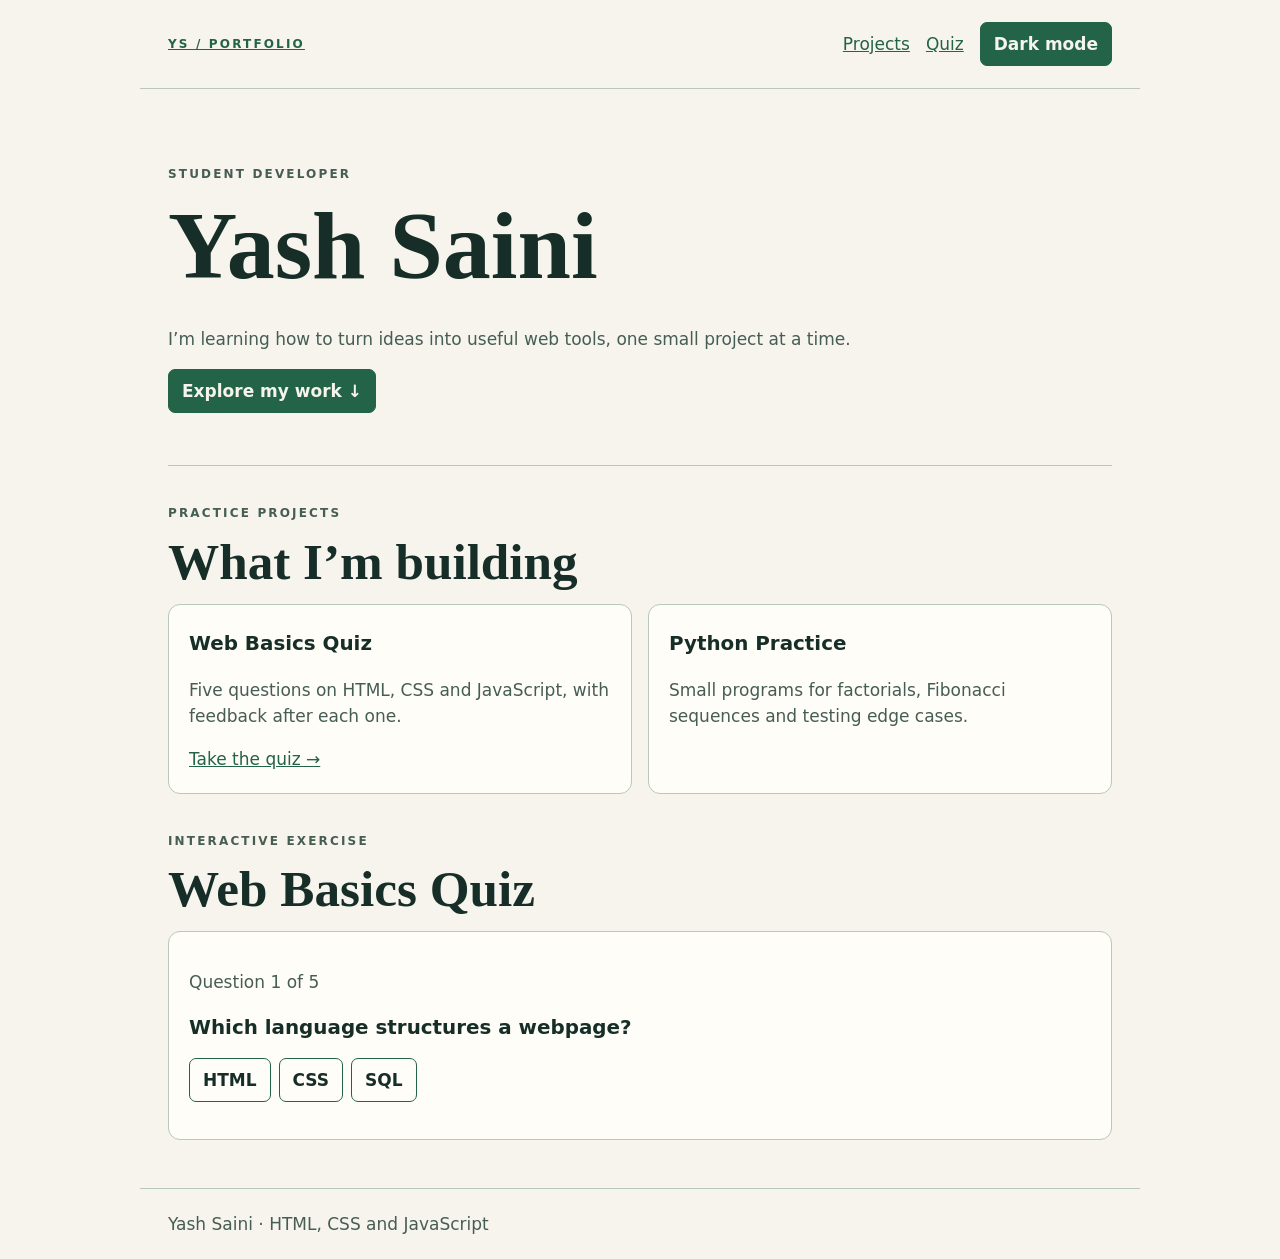
<file: index.html>
<!doctype html><html lang="en"><head><meta charset="utf-8"><meta name="viewport" content="width=device-width,initial-scale=1"><title>Yash Saini | Portfolio</title><link rel="stylesheet" href="style.css"><script defer src="app.js"></script></head>
<body><header><a href="#about" class="brand">YS / PORTFOLIO</a><nav><a href="#projects">Projects</a> <a href="#quiz">Quiz</a> <button id="theme" aria-pressed="false">Dark mode</button></nav></header>
<main><section id="about" class="hero"><p class="eyebrow">STUDENT DEVELOPER</p><h1>Yash Saini</h1><p>I’m learning how to turn ideas into useful web tools, one small project at a time.</p><a class="cta" href="#projects">Explore my work ↓</a></section>
<section id="projects"><p class="eyebrow">PRACTICE PROJECTS</p><h2>What I’m building</h2><div class="grid"><article><h3>Web Basics Quiz</h3><p>Five questions on HTML, CSS and JavaScript, with feedback after each one.</p><a href="#quiz">Take the quiz →</a></article><article><h3>Python Practice</h3><p>Small programs for factorials, Fibonacci sequences and testing edge cases.</p></article></div></section>
<section id="quiz"><p class="eyebrow">INTERACTIVE EXERCISE</p><h2>Web Basics Quiz</h2><div class="panel"><p id="progress"></p><h3 id="question"></h3><div id="answers"></div><p id="feedback" aria-live="polite"></p><button id="next" hidden>Next question</button></div></section></main>
<footer>Yash Saini · HTML, CSS and JavaScript</footer></body></html>
</file>
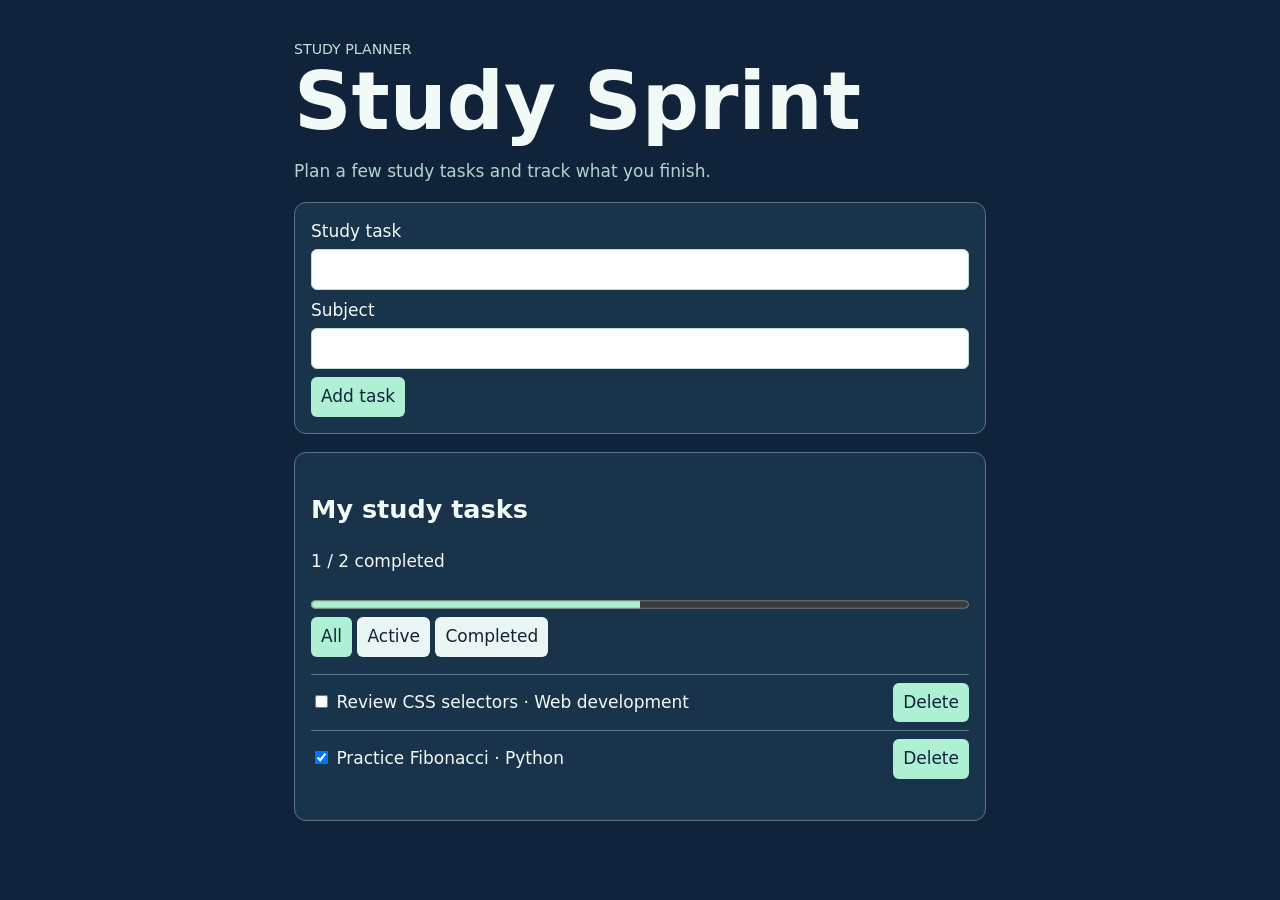
<file: study-sprint/index.html>
<!doctype html><html lang="en"><head><meta charset="utf-8"><meta name="viewport" content="width=device-width,initial-scale=1"><title>Study Sprint</title><style>
*{box-sizing:border-box}body{margin:0;background:#10233a;color:#f1faf6;font:17px/1.5 system-ui,sans-serif}main{max-width:740px;margin:auto;padding:36px 24px}h1{font-size:clamp(2.8rem,8vw,5rem);margin:0;line-height:1}header p{color:#b0d6cf}form,.board{background:#19334b;border:1px solid #547783;border-radius:12px;padding:16px;margin-top:18px}label{display:block;margin-bottom:8px}input,button{font:inherit;padding:7px 10px;border-radius:6px}input:not([type=checkbox]){display:block;width:100%;margin-top:4px;border:1px solid #c1ddd5}button{background:#adf0d3;color:#10233a;border:0;cursor:pointer}button[aria-pressed=false]{background:#eaf6f3}progress{width:100%;accent-color:#adf0d3}ul{padding:0;list-style:none}li{display:flex;justify-content:space-between;align-items:center;border-top:1px solid #547783;padding:8px 0;gap:10px}li label{margin:0}small{color:#c3e0da}
</style><script defer src="planner.js"></script></head><body><main>
<header><small>STUDY PLANNER</small><h1>Study Sprint</h1><p>Plan a few study tasks and track what you finish.</p></header>
<form><label>Study task<input name="task" required maxlength="90"></label><label>Subject<input name="subject" required maxlength="40"></label><button>Add task</button></form>
<section class="board"><h2>My study tasks</h2><p id="summary" aria-live="polite"></p><progress aria-label="Study task completion"></progress><div id="filters"><button data-filter="all" aria-pressed="true">All</button> <button data-filter="active" aria-pressed="false">Active</button> <button data-filter="completed" aria-pressed="false">Completed</button></div><ul></ul><p id="empty" hidden>No tasks in this view.</p></section>
</main></body></html>
</file>
<file: style.css>
:root{color-scheme:light;--bg:#f6f4ed;--ink:#172e28;--muted:#465d54;--panel:#fffdf7;--line:#b8c8bb;--accent:#236348}
:root[data-theme=dark]{color-scheme:dark;--bg:#101c18;--ink:#f4f0de;--muted:#bacdc2;--panel:#1a2c25;--line:#466454;--accent:#a5e4bd}
*{box-sizing:border-box}html{scroll-behavior:smooth}body{margin:0;background:var(--bg);color:var(--ink);font:17px/1.55 system-ui,sans-serif}a{color:var(--accent)}header,main,footer{max-width:1000px;margin:auto;padding:22px 28px}header{display:flex;justify-content:space-between;align-items:center;gap:12px;border-bottom:1px solid var(--line)}nav{display:flex;gap:16px;align-items:center;flex-wrap:wrap}.brand,.eyebrow{font-size:.75rem;letter-spacing:.18em;font-weight:800}.hero{padding:42px 0 52px;border-bottom:1px solid var(--line)}h1,h2{font-family:Georgia,serif;line-height:1.05;margin:.1em 0 .3em}h1{font-size:clamp(3rem,8vw,6rem)}h2{font-size:clamp(2rem,5vw,3.2rem)}h3{margin:.2em 0}p{color:var(--muted)}section+section{margin-top:38px}.grid{display:grid;grid-template-columns:repeat(auto-fit,minmax(min(100%, 230px),1fr));gap:16px}article,.panel{padding:20px;background:var(--panel);border:1px solid var(--line);border-radius:12px}.cta,button{background:var(--accent);color:var(--bg);font:inherit;font-weight:650;border:1px solid var(--accent);padding:8px 13px;border-radius:7px;cursor:pointer}.cta{display:inline-block;text-decoration:none}#answers{display:flex;flex-wrap:wrap;gap:8px;margin-top:14px}#answers button{background:var(--panel);color:var(--ink)}button:disabled{opacity:.75;cursor:default}button:focus-visible,a:focus-visible{outline:3px solid var(--accent);outline-offset:3px}footer{margin-top:26px;color:var(--muted);border-top:1px solid var(--line)}
</file>
